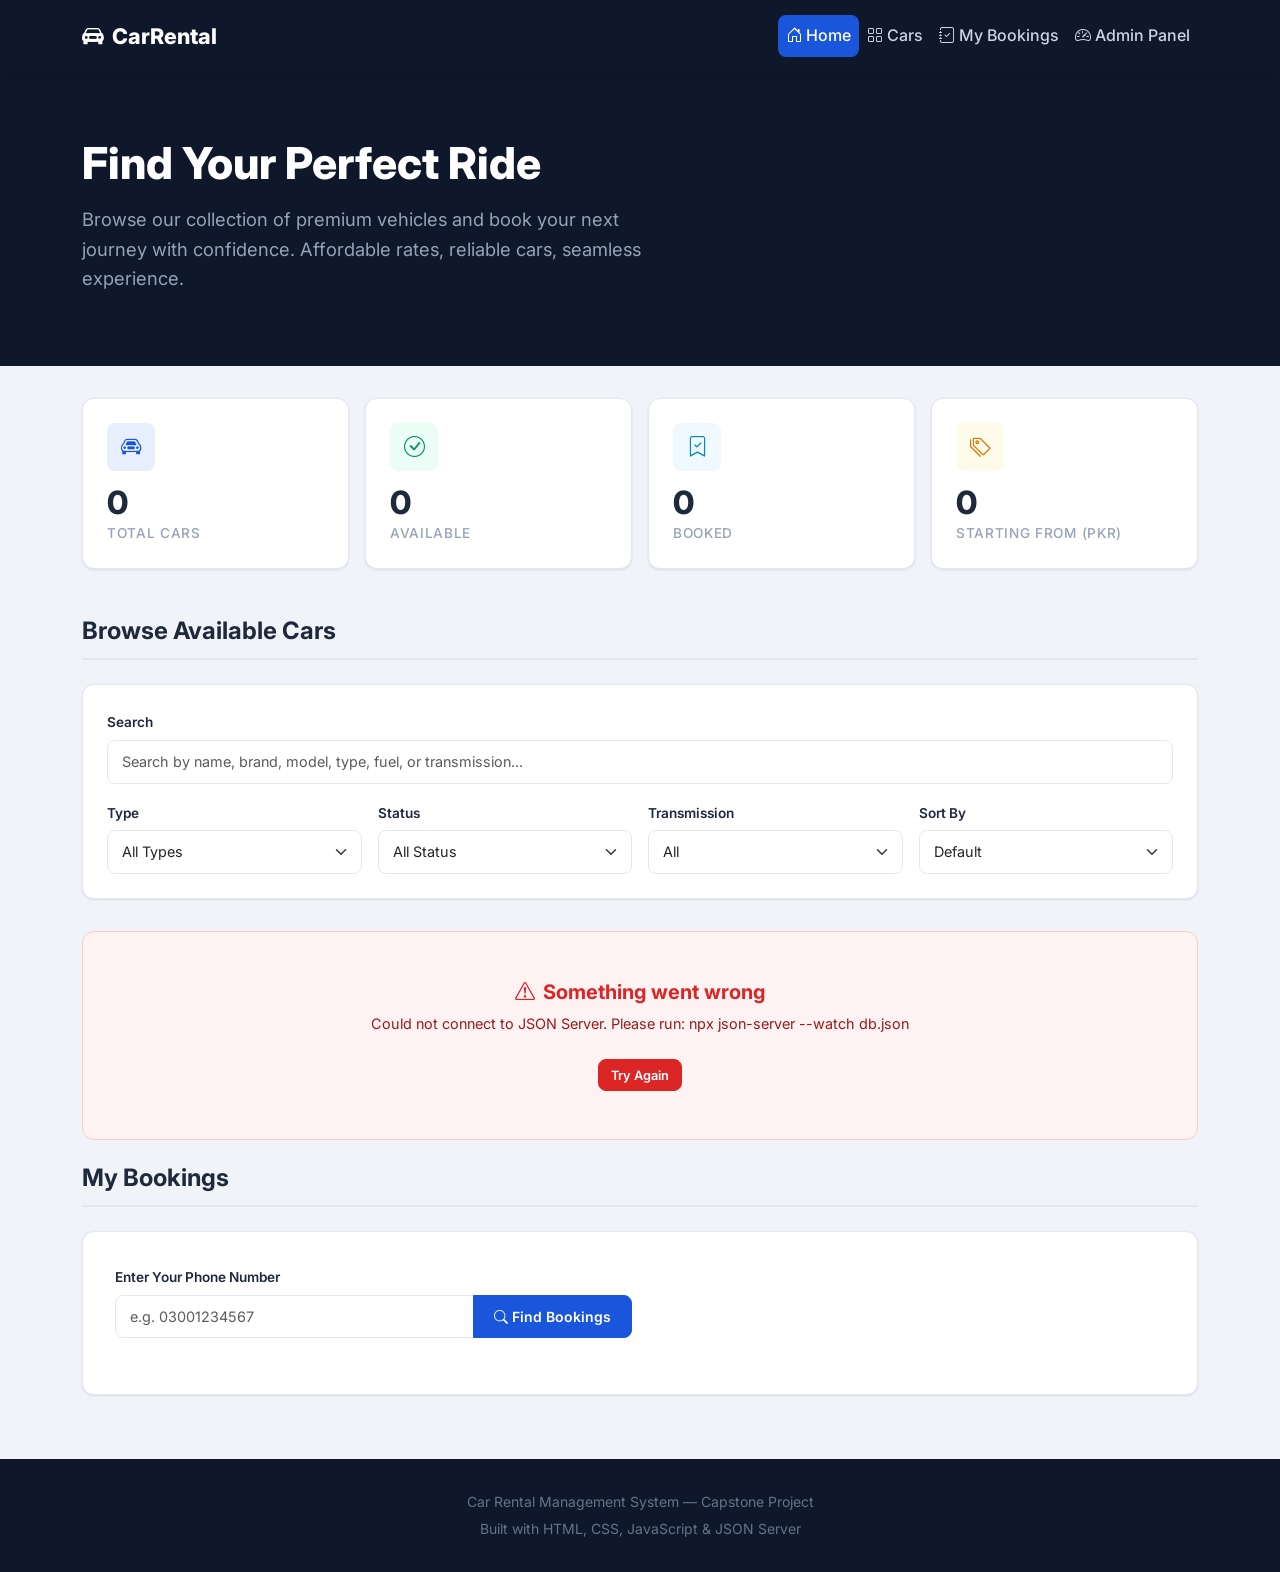
<file: index.html>
<!DOCTYPE html>
<html lang="en">
<head>
  <meta charset="UTF-8">
  <meta name="viewport" content="width=device-width, initial-scale=1.0">
  <meta name="description" content="Car Rental Management System - Browse and book cars online with ease.">
  <title>Car Rental Management System</title>
  
  <link rel="preconnect" href="https://fonts.googleapis.com">
  <link rel="preconnect" href="https://fonts.gstatic.com" crossorigin>
  <link href="https://fonts.googleapis.com/css2?family=Inter:wght@400;500;600;700;800&display=swap" rel="stylesheet">
  
  <link href="https://cdn.jsdelivr.net/npm/bootstrap@5.3.3/dist/css/bootstrap.min.css" rel="stylesheet">
  
  <link href="https://cdn.jsdelivr.net/npm/bootstrap-icons@1.11.3/font/bootstrap-icons.min.css" rel="stylesheet">
  
  <link rel="stylesheet" href="style.css">
</head>
<body>

  
  <div id="alertContainer" class="alert-container"></div>

  
  <nav class="navbar navbar-expand-lg navbar-custom sticky-top">
    <div class="container">
      <a class="navbar-brand" href="index.html">
        <i class="bi bi-car-front-fill me-2"></i>CarRental
      </a>
      <button class="navbar-toggler border-0" type="button" data-bs-toggle="collapse" data-bs-target="#navbarNav">
        <span class="navbar-toggler-icon"></span>
      </button>
      <div class="collapse navbar-collapse" id="navbarNav">
        <ul class="navbar-nav ms-auto">
          <li class="nav-item">
            <a class="nav-link active" href="index.html">
              <i class="bi bi-house-door me-1"></i>Home
            </a>
          </li>
          <li class="nav-item">
            <a class="nav-link" href="#carsSection">
              <i class="bi bi-grid me-1"></i>Cars
            </a>
          </li>
          <li class="nav-item">
            <a class="nav-link" href="#myBookingsSection">
              <i class="bi bi-journal-check me-1"></i>My Bookings
            </a>
          </li>
          <li class="nav-item">
            <a class="nav-link" href="admin.html">
              <i class="bi bi-speedometer2 me-1"></i>Admin Panel
            </a>
          </li>
        </ul>
      </div>
    </div>
  </nav>

  
  <section class="hero-section">
    <div class="container">
      <h1>Find Your Perfect Ride</h1>
      <p>Browse our collection of premium vehicles and book your next journey with confidence. Affordable rates, reliable cars, seamless experience.</p>
    </div>
  </section>

  
  <section class="container section-spacing">
    <div class="row g-3" id="customerStatsRow">
      <div class="col-6 col-md-3">
        <div class="stat-card">
          <div class="stat-icon primary"><i class="bi bi-car-front"></i></div>
          <div class="stat-value" id="statTotalCars">0</div>
          <div class="stat-label">Total Cars</div>
        </div>
      </div>
      <div class="col-6 col-md-3">
        <div class="stat-card">
          <div class="stat-icon success"><i class="bi bi-check-circle"></i></div>
          <div class="stat-value" id="statAvailable">0</div>
          <div class="stat-label">Available</div>
        </div>
      </div>
      <div class="col-6 col-md-3">
        <div class="stat-card">
          <div class="stat-icon info"><i class="bi bi-bookmark-check"></i></div>
          <div class="stat-value" id="statBooked">0</div>
          <div class="stat-label">Booked</div>
        </div>
      </div>
      <div class="col-6 col-md-3">
        <div class="stat-card">
          <div class="stat-icon warning"><i class="bi bi-tags"></i></div>
          <div class="stat-value" id="statMinPrice">0</div>
          <div class="stat-label">Starting From (PKR)</div>
        </div>
      </div>
    </div>
  </section>

  
  <section class="container section-spacing" id="carsSection">
    <h2 class="section-title">Browse Available Cars</h2>
    <div class="filter-section">
      <div class="row g-3">
        <div class="col-md-12">
          <label for="searchInput" class="form-label">Search</label>
          <input type="text" class="form-control" id="searchInput" placeholder="Search by name, brand, model, type, fuel, or transmission...">
        </div>
        <div class="col-6 col-md">
          <label for="filterType" class="form-label">Type</label>
          <select class="form-select" id="filterType">
            <option value="">All Types</option>
            <option value="Sedan">Sedan</option>
            <option value="Hatchback">Hatchback</option>
            <option value="SUV">SUV</option>
          </select>
        </div>
        <div class="col-6 col-md">
          <label for="filterStatus" class="form-label">Status</label>
          <select class="form-select" id="filterStatus">
            <option value="">All Status</option>
            <option value="Available">Available</option>
            <option value="Booked">Booked</option>
            <option value="Maintenance">Maintenance</option>
          </select>
        </div>
        <div class="col-6 col-md">
          <label for="filterTransmission" class="form-label">Transmission</label>
          <select class="form-select" id="filterTransmission">
            <option value="">All</option>
            <option value="Automatic">Automatic</option>
            <option value="Manual">Manual</option>
          </select>
        </div>
        <div class="col-6 col-md">
          <label for="sortBy" class="form-label">Sort By</label>
          <select class="form-select" id="sortBy">
            <option value="">Default</option>
            <option value="price-asc">Price: Low to High</option>
            <option value="price-desc">Price: High to Low</option>
            <option value="year-desc">Year: Newest</option>
            <option value="year-asc">Year: Oldest</option>
            <option value="seats-desc">Seats: Most</option>
          </select>
        </div>
      </div>
    </div>

    
    <div id="carsLoading" class="loading-container" style="display: none;">
      <div class="loading-spinner"></div>
      <p>Loading cars...</p>
    </div>

    
    <div id="carsError" class="error-state" style="display: none;">
      <h5><i class="bi bi-exclamation-triangle me-2"></i>Something went wrong</h5>
      <p id="carsErrorMessage">Could not load cars. Please make sure JSON Server is running.</p>
      <button class="btn btn-danger btn-sm mt-2" onclick="fetchCars()">Try Again</button>
    </div>

    
    <div id="carsEmpty" class="empty-state" style="display: none;">
      <div class="empty-icon"><i class="bi bi-car-front"></i></div>
      <h5>No Cars Found</h5>
      <p>No cars match your current search or filter criteria. Try adjusting your filters.</p>
    </div>

    
    <div class="row g-4" id="carsGrid"></div>
  </section>

  
  <div class="modal fade" id="bookingModal" tabindex="-1" aria-labelledby="bookingModalLabel" aria-hidden="true">
    <div class="modal-dialog modal-dialog-centered">
      <div class="modal-content">
        <div class="modal-header">
          <h5 class="modal-title" id="bookingModalLabel">Book Car</h5>
          <button type="button" class="btn-close" data-bs-dismiss="modal" aria-label="Close"></button>
        </div>
        <div class="modal-body">
          <div class="mb-3 p-3 rounded" style="background: #f8fafc;">
            <strong id="bookingCarName">Car Name</strong>
            <div class="text-muted small" id="bookingCarDetails">Details</div>
          </div>
          <input type="hidden" id="bookingCarId">
          <input type="hidden" id="bookingPricePerDay">
          <div class="mb-3">
            <label for="customerName" class="form-label">Full Name</label>
            <input type="text" class="form-control" id="customerName" placeholder="Enter your full name" required>
            <div class="invalid-feedback" id="nameError"></div>
          </div>
          <div class="mb-3">
            <label for="customerPhone" class="form-label">Phone Number</label>
            <input type="text" class="form-control" id="customerPhone" placeholder="e.g. 03001234567" required>
            <div class="invalid-feedback" id="phoneError"></div>
          </div>
          <div class="row g-3 mb-3">
            <div class="col-6">
              <label for="pickupDate" class="form-label">Pickup Date</label>
              <input type="date" class="form-control" id="pickupDate" required>
              <div class="invalid-feedback" id="pickupError"></div>
            </div>
            <div class="col-6">
              <label for="returnDate" class="form-label">Return Date</label>
              <input type="date" class="form-control" id="returnDate" required>
              <div class="invalid-feedback" id="returnError"></div>
            </div>
          </div>
          <div class="p-3 rounded" style="background: var(--primary-light);">
            <div class="d-flex justify-content-between mb-1">
              <span class="text-muted">Duration:</span>
              <strong id="bookingDays">0 days</strong>
            </div>
            <div class="d-flex justify-content-between">
              <span class="text-muted">Total Price:</span>
              <strong class="text-primary" id="bookingTotal">PKR 0</strong>
            </div>
          </div>
        </div>
        <div class="modal-footer">
          <button type="button" class="btn btn-secondary" data-bs-dismiss="modal">Cancel</button>
          <button type="button" class="btn btn-primary" id="confirmBookingBtn" onclick="createBooking()">
            <i class="bi bi-check-lg me-1"></i>Confirm Booking
          </button>
        </div>
      </div>
    </div>
  </div>

  
  <section class="container section-spacing" id="myBookingsSection">
    <h2 class="section-title">My Bookings</h2>
    <div class="my-bookings-section">
      <div class="row g-3 mb-4">
        <div class="col-md-6">
          <label for="lookupPhone" class="form-label">Enter Your Phone Number</label>
          <div class="input-group">
            <input type="text" class="form-control" id="lookupPhone" placeholder="e.g. 03001234567">
            <button class="btn btn-primary" type="button" id="lookupBtn" onclick="fetchCustomerBookings()">
              <i class="bi bi-search me-1"></i>Find Bookings
            </button>
          </div>
        </div>
      </div>

      
      <div id="bookingsLoading" class="loading-container" style="display: none;">
        <div class="loading-spinner"></div>
        <p>Looking up your bookings...</p>
      </div>

      
      <div id="bookingsEmpty" class="empty-state" style="display: none;">
        <div class="empty-icon"><i class="bi bi-journal-x"></i></div>
        <h5>No Bookings Found</h5>
        <p>No bookings found for this phone number.</p>
      </div>

      
      <div id="bookingsList"></div>
    </div>
  </section>

  
  <footer class="footer">
    <div class="container">
      <p class="mb-1">Car Rental Management System &mdash; Capstone Project</p>
      <p class="mb-0">Built with HTML, CSS, JavaScript & JSON Server</p>
    </div>
  </footer>

  
  <script src="https://cdn.jsdelivr.net/npm/bootstrap@5.3.3/dist/js/bootstrap.bundle.min.js"></script>
  
  <script src="app.js"></script>
</body>
</html>
</file>
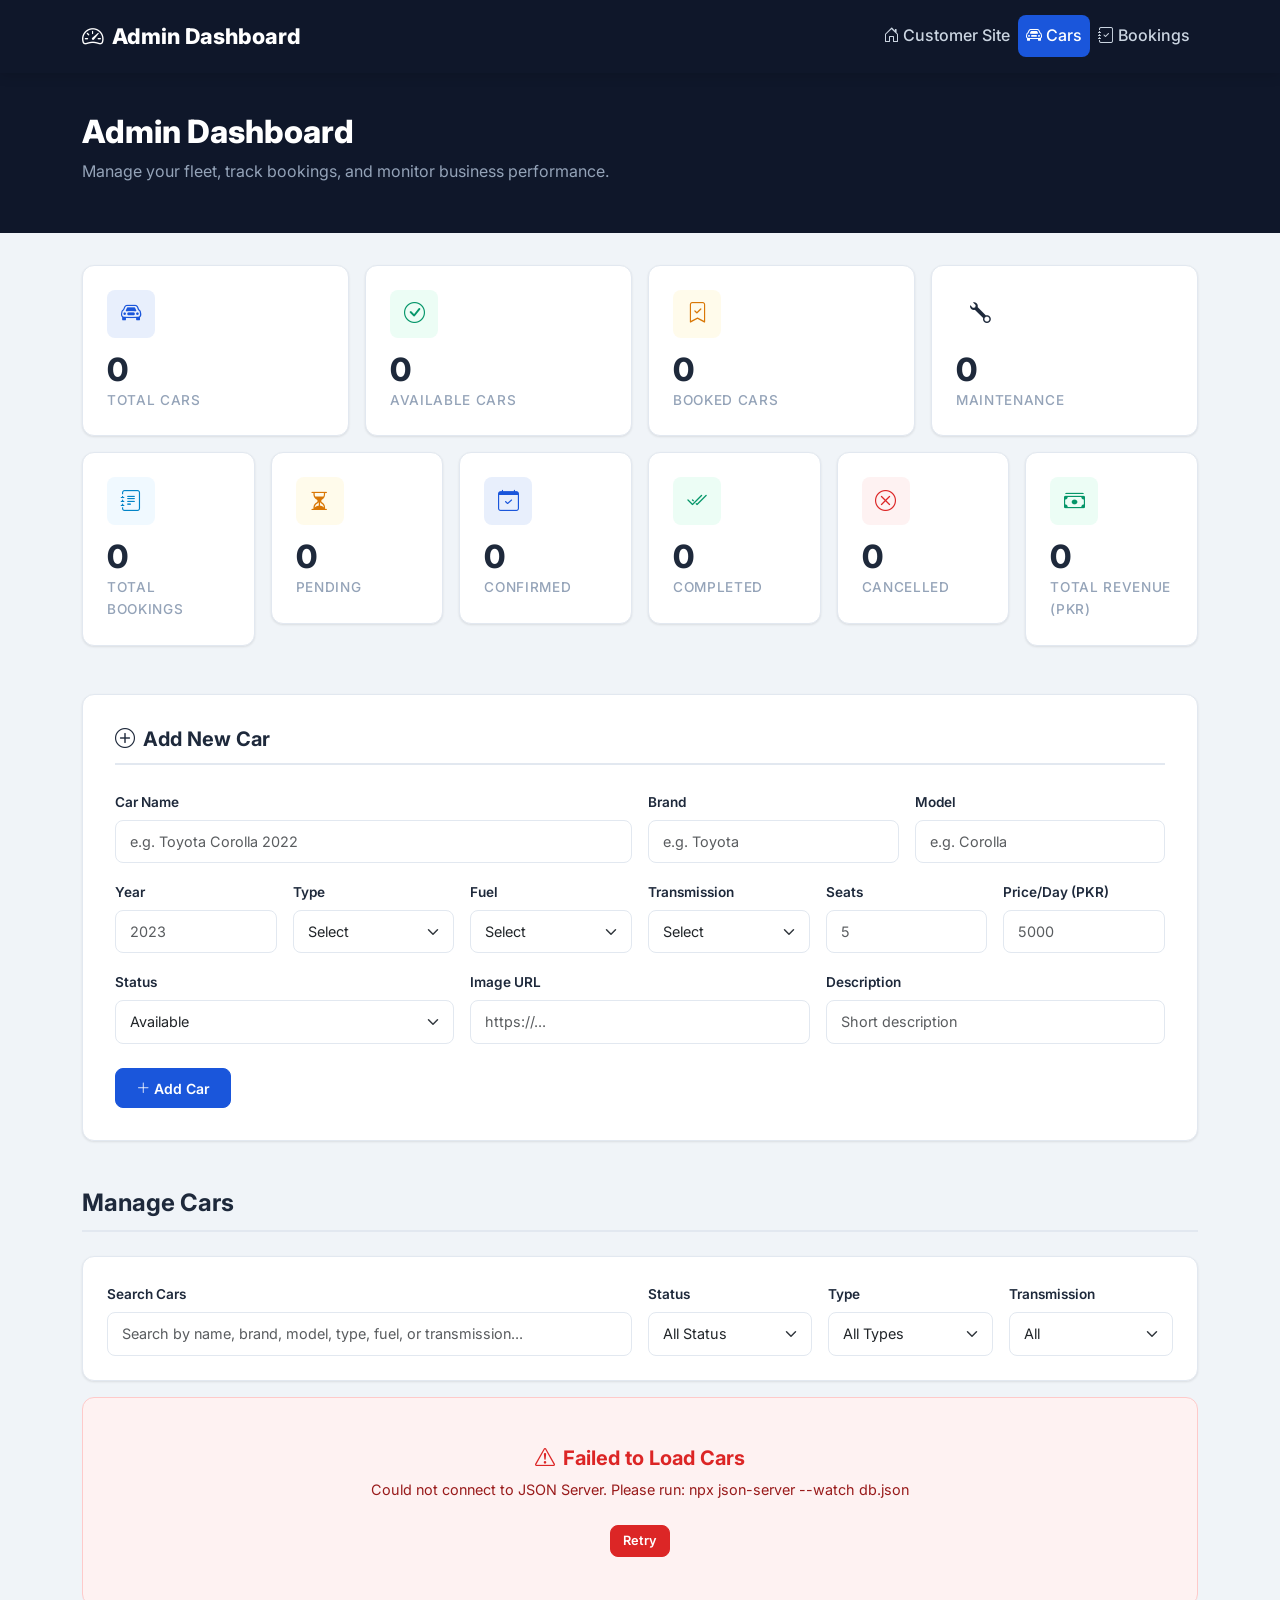
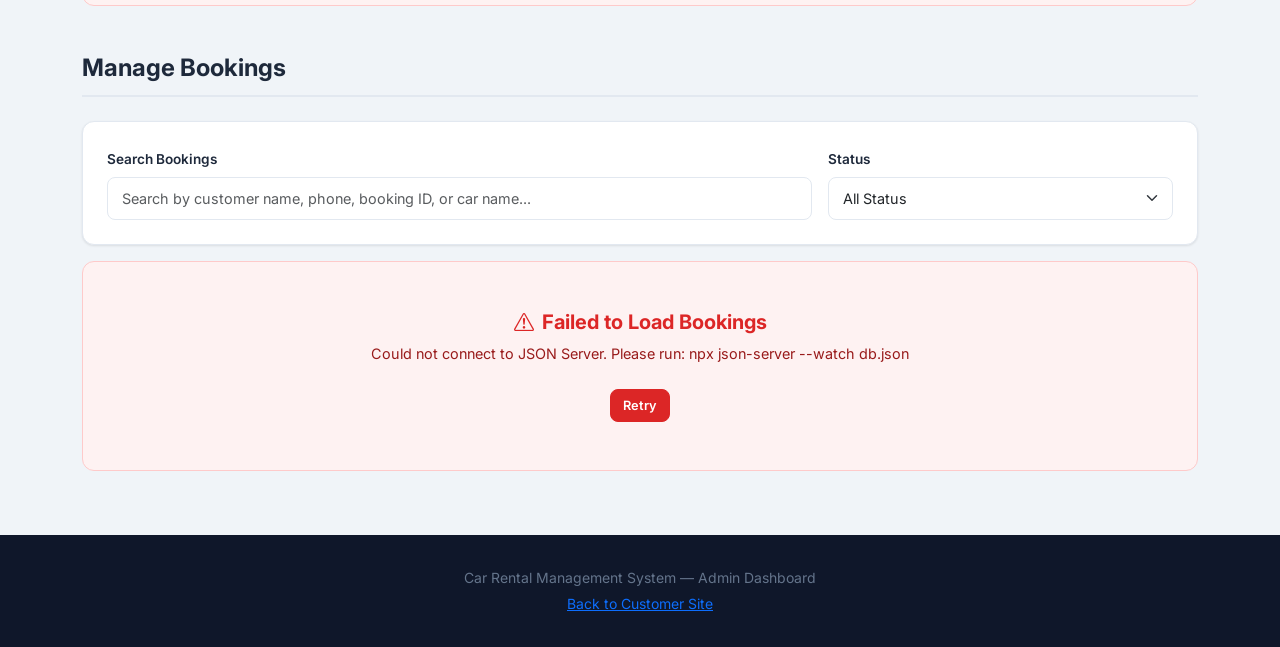
<file: admin.html>
<!DOCTYPE html>
<html lang="en">
<head>
  <meta charset="UTF-8">
  <meta name="viewport" content="width=device-width, initial-scale=1.0">
  <meta name="description" content="Car Rental Admin Dashboard - Manage cars and bookings.">
  <title>Admin Dashboard - Car Rental Management</title>
  <link rel="preconnect" href="https://fonts.googleapis.com">
  <link rel="preconnect" href="https://fonts.gstatic.com" crossorigin>
  <link href="https://fonts.googleapis.com/css2?family=Inter:wght@400;500;600;700;800&display=swap" rel="stylesheet">
  <link href="https://cdn.jsdelivr.net/npm/bootstrap@5.3.3/dist/css/bootstrap.min.css" rel="stylesheet">
  <link href="https://cdn.jsdelivr.net/npm/bootstrap-icons@1.11.3/font/bootstrap-icons.min.css" rel="stylesheet">
  <link rel="stylesheet" href="style.css">
</head>
<body>

  
  <div id="alertContainer" class="alert-container"></div>

  
  <nav class="navbar navbar-expand-lg navbar-custom sticky-top">
    <div class="container">
      <a class="navbar-brand" href="admin.html">
        <i class="bi bi-speedometer2 me-2"></i>Admin Dashboard
      </a>
      <button class="navbar-toggler border-0" type="button" data-bs-toggle="collapse" data-bs-target="#adminNav">
        <span class="navbar-toggler-icon"></span>
      </button>
      <div class="collapse navbar-collapse" id="adminNav">
        <ul class="navbar-nav ms-auto">
          <li class="nav-item">
            <a class="nav-link" href="index.html">
              <i class="bi bi-house-door me-1"></i>Customer Site
            </a>
          </li>
          <li class="nav-item">
            <a class="nav-link active" href="#adminCarsSection">
              <i class="bi bi-car-front me-1"></i>Cars
            </a>
          </li>
          <li class="nav-item">
            <a class="nav-link" href="#adminBookingsSection">
              <i class="bi bi-journal-check me-1"></i>Bookings
            </a>
          </li>
        </ul>
      </div>
    </div>
  </nav>

  
  <section class="admin-header">
    <div class="container">
      <h1>Admin Dashboard</h1>
      <p>Manage your fleet, track bookings, and monitor business performance.</p>
    </div>
  </section>

  
  <section class="container section-spacing">
    <div class="row g-3" id="adminStatsRow">
      
      <div class="col-6 col-lg-3 col-md-4">
        <div class="stat-card">
          <div class="stat-icon primary"><i class="bi bi-car-front"></i></div>
          <div class="stat-value" id="adminStatTotalCars">0</div>
          <div class="stat-label">Total Cars</div>
        </div>
      </div>
      <div class="col-6 col-lg-3 col-md-4">
        <div class="stat-card">
          <div class="stat-icon success"><i class="bi bi-check-circle"></i></div>
          <div class="stat-value" id="adminStatAvailable">0</div>
          <div class="stat-label">Available Cars</div>
        </div>
      </div>
      <div class="col-6 col-lg-3 col-md-4">
        <div class="stat-card">
          <div class="stat-icon warning"><i class="bi bi-bookmark-check"></i></div>
          <div class="stat-value" id="adminStatBooked">0</div>
          <div class="stat-label">Booked Cars</div>
        </div>
      </div>
      <div class="col-6 col-lg-3 col-md-4">
        <div class="stat-card">
          <div class="stat-icon secondary"><i class="bi bi-wrench"></i></div>
          <div class="stat-value" id="adminStatMaintenance">0</div>
          <div class="stat-label">Maintenance</div>
        </div>
      </div>
      
      <div class="col-6 col-lg-2 col-md-4">
        <div class="stat-card">
          <div class="stat-icon info"><i class="bi bi-journal-text"></i></div>
          <div class="stat-value" id="adminStatBookings">0</div>
          <div class="stat-label">Total Bookings</div>
        </div>
      </div>
      <div class="col-6 col-lg-2 col-md-4">
        <div class="stat-card">
          <div class="stat-icon warning"><i class="bi bi-hourglass-split"></i></div>
          <div class="stat-value" id="adminStatPending">0</div>
          <div class="stat-label">Pending</div>
        </div>
      </div>
      <div class="col-6 col-lg-2 col-md-4">
        <div class="stat-card">
          <div class="stat-icon primary"><i class="bi bi-calendar-check"></i></div>
          <div class="stat-value" id="adminStatConfirmed">0</div>
          <div class="stat-label">Confirmed</div>
        </div>
      </div>
      <div class="col-6 col-lg-2 col-md-4">
        <div class="stat-card">
          <div class="stat-icon success"><i class="bi bi-check2-all"></i></div>
          <div class="stat-value" id="adminStatCompleted">0</div>
          <div class="stat-label">Completed</div>
        </div>
      </div>
      <div class="col-6 col-lg-2 col-md-4">
        <div class="stat-card">
          <div class="stat-icon danger"><i class="bi bi-x-circle"></i></div>
          <div class="stat-value" id="adminStatCancelled">0</div>
          <div class="stat-label">Cancelled</div>
        </div>
      </div>
      <div class="col-6 col-lg-2 col-md-4">
        <div class="stat-card">
          <div class="stat-icon success"><i class="bi bi-cash-stack"></i></div>
          <div class="stat-value" id="adminStatRevenue">0</div>
          <div class="stat-label">Total Revenue (PKR)</div>
        </div>
      </div>
    </div>
  </section>

  
  <section class="container section-spacing" id="carFormSection">
    <div class="form-card">
      <h3 class="form-card-title" id="carFormTitle">
        <i class="bi bi-plus-circle me-2"></i>Add New Car
      </h3>
      <form id="carForm" novalidate>
        <input type="hidden" id="carEditId">
        <div class="row g-3">
          <div class="col-md-6">
            <label for="carName" class="form-label">Car Name</label>
            <input type="text" class="form-control" id="carName" placeholder="e.g. Toyota Corolla 2022" required>
            <div class="invalid-feedback">Car name is required (min 3 characters).</div>
          </div>
          <div class="col-md-3">
            <label for="carBrand" class="form-label">Brand</label>
            <input type="text" class="form-control" id="carBrand" placeholder="e.g. Toyota" required>
            <div class="invalid-feedback">Brand is required.</div>
          </div>
          <div class="col-md-3">
            <label for="carModel" class="form-label">Model</label>
            <input type="text" class="form-control" id="carModel" placeholder="e.g. Corolla" required>
            <div class="invalid-feedback">Model is required.</div>
          </div>
          <div class="col-md-2">
            <label for="carYear" class="form-label">Year</label>
            <input type="number" class="form-control" id="carYear" placeholder="2023" required>
            <div class="invalid-feedback">Valid year required.</div>
          </div>
          <div class="col-md-2">
            <label for="carType" class="form-label">Type</label>
            <select class="form-select" id="carType" required>
              <option value="">Select</option>
              <option value="Sedan">Sedan</option>
              <option value="Hatchback">Hatchback</option>
              <option value="SUV">SUV</option>
            </select>
            <div class="invalid-feedback">Type is required.</div>
          </div>
          <div class="col-md-2">
            <label for="carFuel" class="form-label">Fuel</label>
            <select class="form-select" id="carFuel" required>
              <option value="">Select</option>
              <option value="Petrol">Petrol</option>
              <option value="Diesel">Diesel</option>
              <option value="Hybrid">Hybrid</option>
              <option value="Electric">Electric</option>
            </select>
            <div class="invalid-feedback">Fuel type is required.</div>
          </div>
          <div class="col-md-2">
            <label for="carTransmission" class="form-label">Transmission</label>
            <select class="form-select" id="carTransmission" required>
              <option value="">Select</option>
              <option value="Automatic">Automatic</option>
              <option value="Manual">Manual</option>
            </select>
            <div class="invalid-feedback">Transmission is required.</div>
          </div>
          <div class="col-md-2">
            <label for="carSeats" class="form-label">Seats</label>
            <input type="number" class="form-control" id="carSeats" placeholder="5" min="1" required>
            <div class="invalid-feedback">Seats must be > 0.</div>
          </div>
          <div class="col-md-2">
            <label for="carPrice" class="form-label">Price/Day (PKR)</label>
            <input type="number" class="form-control" id="carPrice" placeholder="5000" min="1" required>
            <div class="invalid-feedback">Price is required.</div>
          </div>
          <div class="col-md-4">
            <label for="carStatus" class="form-label">Status</label>
            <select class="form-select" id="carStatus" required>
              <option value="Available">Available</option>
              <option value="Booked">Booked</option>
              <option value="Maintenance">Maintenance</option>
            </select>
          </div>
          <div class="col-md-4">
            <label for="carImage" class="form-label">Image URL</label>
            <input type="url" class="form-control" id="carImage" placeholder="https://..." required>
            <div class="invalid-feedback">Image URL is required.</div>
          </div>
          <div class="col-md-4">
            <label for="carDescription" class="form-label">Description</label>
            <input type="text" class="form-control" id="carDescription" placeholder="Short description" required>
            <div class="invalid-feedback">Description required (min 10 characters).</div>
          </div>
        </div>
        <div class="mt-4 d-flex gap-2">
          <button type="submit" class="btn btn-primary" id="carFormSubmitBtn">
            <i class="bi bi-plus-lg me-1"></i>Add Car
          </button>
          <button type="button" class="btn btn-secondary" id="carFormCancelBtn" style="display:none;" onclick="resetCarForm()">
            Cancel Edit
          </button>
        </div>
      </form>
    </div>
  </section>

  
  <section class="container section-spacing" id="adminCarsSection">
    <h2 class="section-title">Manage Cars</h2>

    
    <div class="filter-section mb-3">
      <div class="row g-3">
        <div class="col-md-6">
          <label for="adminCarSearch" class="form-label">Search Cars</label>
          <input type="text" class="form-control" id="adminCarSearch" placeholder="Search by name, brand, model, type, fuel, or transmission...">
        </div>
        <div class="col-md-2">
          <label for="adminCarFilterStatus" class="form-label">Status</label>
          <select class="form-select" id="adminCarFilterStatus">
            <option value="">All Status</option>
            <option value="Available">Available</option>
            <option value="Booked">Booked</option>
            <option value="Maintenance">Maintenance</option>
          </select>
        </div>
        <div class="col-md-2">
          <label for="adminCarFilterType" class="form-label">Type</label>
          <select class="form-select" id="adminCarFilterType">
            <option value="">All Types</option>
            <option value="Sedan">Sedan</option>
            <option value="SUV">SUV</option>
            <option value="Hatchback">Hatchback</option>
          </select>
        </div>
        <div class="col-md-2">
          <label for="adminCarFilterTransmission" class="form-label">Transmission</label>
          <select class="form-select" id="adminCarFilterTransmission">
            <option value="">All</option>
            <option value="Automatic">Automatic</option>
            <option value="Manual">Manual</option>
          </select>
        </div>
      </div>
    </div>

    
    <div id="adminCarsLoading" class="loading-container" style="display: none;">
      <div class="loading-spinner"></div>
      <p>Loading cars...</p>
    </div>

    
    <div id="adminCarsError" class="error-state" style="display: none;">
      <h5><i class="bi bi-exclamation-triangle me-2"></i>Failed to Load Cars</h5>
      <p id="adminCarsErrorMsg">Make sure JSON Server is running on port 3000.</p>
      <button class="btn btn-danger btn-sm mt-2" onclick="fetchCars()">Retry</button>
    </div>

    
    <div id="adminCarsEmpty" class="empty-state" style="display: none;">
      <div class="empty-icon"><i class="bi bi-car-front"></i></div>
      <h5>No Cars Found</h5>
      <p>No cars match your search or you haven't added any cars yet.</p>
    </div>

    
    <div class="table-section" id="adminCarsTable" style="display: none;">
      <div class="table-responsive">
        <table class="table align-middle">
          <thead>
            <tr>
              <th>Image</th>
              <th>Name</th>
              <th>Brand/Model</th>
              <th>Year</th>
              <th>Type</th>
              <th>Fuel</th>
              <th>Transmission</th>
              <th>Seats</th>
              <th>Price/Day</th>
              <th>Status</th>
              <th>Actions</th>
            </tr>
          </thead>
          <tbody id="carsTableBody"></tbody>
        </table>
      </div>
    </div>
  </section>

  
  <section class="container section-spacing" id="adminBookingsSection">
    <h2 class="section-title">Manage Bookings</h2>

    
    <div class="filter-section mb-3">
      <div class="row g-3">
        <div class="col-md-8">
          <label for="adminBookingSearch" class="form-label">Search Bookings</label>
          <input type="text" class="form-control" id="adminBookingSearch" placeholder="Search by customer name, phone, booking ID, or car name...">
        </div>
        <div class="col-md-4">
          <label for="adminBookingFilterStatus" class="form-label">Status</label>
          <select class="form-select" id="adminBookingFilterStatus">
            <option value="">All Status</option>
            <option value="Pending">Pending</option>
            <option value="Confirmed">Confirmed</option>
            <option value="Completed">Completed</option>
            <option value="Cancelled">Cancelled</option>
          </select>
        </div>
      </div>
    </div>

    
    <div id="adminBookingsLoading" class="loading-container" style="display: none;">
      <div class="loading-spinner"></div>
      <p>Loading bookings...</p>
    </div>

    
    <div id="adminBookingsError" class="error-state" style="display: none;">
      <h5><i class="bi bi-exclamation-triangle me-2"></i>Failed to Load Bookings</h5>
      <p id="adminBookingsErrorMsg">Make sure JSON Server is running on port 3000.</p>
      <button class="btn btn-danger btn-sm mt-2" onclick="fetchBookings()">Retry</button>
    </div>

    
    <div id="adminBookingsEmpty" class="empty-state" style="display: none;">
      <div class="empty-icon"><i class="bi bi-journal-x"></i></div>
      <h5>No Bookings Found</h5>
      <p>No bookings match your search or no one has booked a car yet.</p>
    </div>

    
    <div class="table-section" id="adminBookingsTable" style="display: none;">
      <div class="table-responsive">
        <table class="table align-middle">
          <thead>
            <tr>
              <th>ID</th>
              <th>Customer</th>
              <th>Phone</th>
              <th>Car</th>
              <th>Pickup</th>
              <th>Return</th>
              <th>Days</th>
              <th>Total (PKR)</th>
              <th>Status</th>
              <th>Actions</th>
            </tr>
          </thead>
          <tbody id="bookingsTableBody"></tbody>
        </table>
      </div>
    </div>
  </section>

  
  <div class="modal fade" id="deleteModal" tabindex="-1" aria-labelledby="deleteModalLabel" aria-hidden="true">
    <div class="modal-dialog modal-dialog-centered modal-sm">
      <div class="modal-content">
        <div class="modal-header">
          <h5 class="modal-title" id="deleteModalLabel">Confirm Delete</h5>
          <button type="button" class="btn-close" data-bs-dismiss="modal" aria-label="Close"></button>
        </div>
        <div class="modal-body">
          <p id="deleteModalMessage">Are you sure you want to delete this item? This action cannot be undone.</p>
        </div>
        <div class="modal-footer">
          <button type="button" class="btn btn-secondary btn-sm" data-bs-dismiss="modal">Cancel</button>
          <button type="button" class="btn btn-danger btn-sm" id="confirmDeleteBtn">
            <i class="bi bi-trash me-1"></i>Delete
          </button>
        </div>
      </div>
    </div>
  </div>

  
  <footer class="footer">
    <div class="container">
      <p class="mb-1">Car Rental Management System &mdash; Admin Dashboard</p>
      <p class="mb-0"><a href="index.html">Back to Customer Site</a></p>
    </div>
  </footer>

  <script src="https://cdn.jsdelivr.net/npm/bootstrap@5.3.3/dist/js/bootstrap.bundle.min.js"></script>
  <script src="admin.js"></script>
</body>
</html>
</file>
<file: style.css>
:root {
  --primary: #1a56db;
  --primary-dark: #1444b0;
  --primary-light: #e8effc;
  --secondary: #6c757d;
  --success: #059669;
  --success-light: #ecfdf5;
  --danger: #dc2626;
  --danger-light: #fef2f2;
  --warning: #d97706;
  --warning-light: #fffbeb;
  --info: #0284c7;
  --info-light: #f0f9ff;
  --bg-body: #f0f4f8;
  --bg-card: #ffffff;
  --bg-navbar: #0f172a;
  --text-primary: #1e293b;
  --text-secondary: #64748b;
  --text-muted: #94a3b8;
  --border-color: #e2e8f0;
  --border-radius: 12px;
  --border-radius-sm: 8px;
  --border-radius-lg: 16px;
  --shadow-sm: 0 1px 3px rgba(0,0,0,0.06), 0 1px 2px rgba(0,0,0,0.04);
  --shadow-md: 0 4px 12px rgba(0,0,0,0.07), 0 2px 4px rgba(0,0,0,0.04);
  --shadow-lg: 0 10px 30px rgba(0,0,0,0.1), 0 4px 8px rgba(0,0,0,0.05);
  --transition: all 0.25s ease;
  --font-family: 'Inter', -apple-system, BlinkMacSystemFont, 'Segoe UI', Roboto, sans-serif;
}

body {
  font-family: var(--font-family);
  background-color: var(--bg-body);
  color: var(--text-primary);
  line-height: 1.6;
}

h1, h2, h3, h4, h5, h6 {
  font-weight: 700;
  color: var(--text-primary);
}

p { color: var(--text-secondary); }


.navbar-custom {
  background-color: var(--bg-navbar);
  padding: 0.875rem 0;
  box-shadow: 0 2px 12px rgba(0,0,0,0.15);
}
.navbar-custom .navbar-brand {
  font-weight: 800;
  font-size: 1.35rem;
  color: #fff;
}
.navbar-custom .navbar-brand:hover { color: #e2e8f0; }
.navbar-custom .nav-link {
  color: #cbd5e1;
  font-weight: 500;
  padding: 0.5rem 1rem;
  border-radius: var(--border-radius-sm);
  transition: var(--transition);
}
.navbar-custom .nav-link:hover {
  color: #fff;
  background-color: rgba(255,255,255,0.08);
}
.navbar-custom .nav-link.active {
  color: #fff;
  background-color: var(--primary);
}


.hero-section {
  background-color: var(--bg-navbar);
  color: #fff;
  padding: 4rem 0 3.5rem;
  margin-bottom: 2rem;
}
.hero-section h1 {
  color: #fff;
  font-size: 2.75rem;
  font-weight: 800;
  margin-bottom: 1rem;
}
.hero-section p {
  color: #94a3b8;
  font-size: 1.15rem;
  max-width: 600px;
}


.section-title {
  font-size: 1.5rem;
  font-weight: 700;
  margin-bottom: 1.5rem;
  padding-bottom: 0.75rem;
  border-bottom: 2px solid var(--border-color);
}


.stat-card {
  background: var(--bg-card);
  border: 1px solid var(--border-color);
  border-radius: var(--border-radius);
  padding: 1.5rem;
  box-shadow: var(--shadow-sm);
  transition: var(--transition);
}
.stat-card:hover {
  transform: translateY(-2px);
  box-shadow: var(--shadow-md);
}
.stat-card .stat-icon {
  width: 48px; height: 48px;
  border-radius: var(--border-radius-sm);
  display: flex; align-items: center; justify-content: center;
  font-size: 1.3rem;
  margin-bottom: 1rem;
}
.stat-card .stat-icon.primary { background: var(--primary-light); color: var(--primary); }
.stat-card .stat-icon.success { background: var(--success-light); color: var(--success); }
.stat-card .stat-icon.warning { background: var(--warning-light); color: var(--warning); }
.stat-card .stat-icon.danger { background: var(--danger-light); color: var(--danger); }
.stat-card .stat-icon.info { background: var(--info-light); color: var(--info); }
.stat-card .stat-value {
  font-size: 2rem; font-weight: 800;
  color: var(--text-primary);
  line-height: 1; margin-bottom: 0.25rem;
}
.stat-card .stat-label {
  font-size: 0.85rem; font-weight: 500;
  color: var(--text-muted);
  text-transform: uppercase;
  letter-spacing: 0.05em;
}


.car-card {
  background: var(--bg-card);
  border: 1px solid var(--border-color);
  border-radius: var(--border-radius);
  overflow: hidden;
  box-shadow: var(--shadow-sm);
  transition: var(--transition);
  height: 100%;
  display: flex; flex-direction: column;
}
.car-card:hover {
  transform: translateY(-4px);
  box-shadow: var(--shadow-lg);
}
.car-card .car-image {
  width: 100%; height: 200px;
  object-fit: cover;
  background-color: #f1f5f9;
}
.car-card .car-body {
  padding: 1.25rem; flex: 1;
  display: flex; flex-direction: column;
}
.car-card .car-name {
  font-size: 1.1rem; font-weight: 700;
  margin-bottom: 0.5rem;
}
.car-card .car-description {
  font-size: 0.875rem;
  color: var(--text-secondary);
  margin-bottom: 0.75rem; flex: 1;
}
.car-card .car-meta {
  display: flex; flex-wrap: wrap;
  gap: 0.5rem; margin-bottom: 1rem;
}
.car-card .car-meta span {
  font-size: 0.75rem; font-weight: 500;
  padding: 0.25rem 0.625rem;
  border-radius: 20px;
  background: #f1f5f9;
  color: var(--text-secondary);
}
.car-card .car-footer {
  display: flex; align-items: center;
  justify-content: space-between;
  padding-top: 1rem;
  border-top: 1px solid var(--border-color);
}
.car-card .car-price {
  font-size: 1.25rem; font-weight: 800;
  color: var(--primary);
}
.car-card .car-price small {
  font-size: 0.75rem; font-weight: 500;
  color: var(--text-muted);
}


.status-badge {
  display: inline-block;
  padding: 0.3rem 0.75rem;
  border-radius: 20px;
  font-size: 0.75rem; font-weight: 600;
  text-transform: capitalize;
}
.status-badge.available { background: var(--success-light); color: var(--success); border: 1px solid #a7f3d0; }
.status-badge.booked { background: var(--info-light); color: var(--info); border: 1px solid #bae6fd; }
.status-badge.maintenance { background: var(--warning-light); color: var(--warning); border: 1px solid #fde68a; }
.status-badge.pending { background: var(--warning-light); color: var(--warning); border: 1px solid #fde68a; }
.status-badge.confirmed { background: var(--info-light); color: var(--info); border: 1px solid #bae6fd; }
.status-badge.completed { background: var(--success-light); color: var(--success); border: 1px solid #a7f3d0; }
.status-badge.cancelled { background: var(--danger-light); color: var(--danger); border: 1px solid #fecaca; }


.filter-section {
  background: var(--bg-card);
  border: 1px solid var(--border-color);
  border-radius: var(--border-radius);
  padding: 1.5rem;
  margin-bottom: 2rem;
  box-shadow: var(--shadow-sm);
}


.form-control, .form-select {
  border: 1px solid var(--border-color);
  border-radius: var(--border-radius-sm);
  padding: 0.625rem 0.875rem;
  font-size: 0.9rem;
  transition: var(--transition);
}
.form-control:focus, .form-select:focus {
  border-color: var(--primary);
  box-shadow: 0 0 0 3px rgba(26,86,219,0.12);
}
.form-label {
  font-weight: 600;
  font-size: 0.85rem;
  margin-bottom: 0.375rem;
}


.btn {
  font-weight: 600;
  font-size: 0.875rem;
  border-radius: var(--border-radius-sm);
  padding: 0.55rem 1.25rem;
  transition: var(--transition);
}
.btn-primary { background: var(--primary); border-color: var(--primary); }
.btn-primary:hover {
  background: var(--primary-dark); border-color: var(--primary-dark);
  transform: translateY(-1px);
  box-shadow: 0 4px 12px rgba(26,86,219,0.3);
}
.btn-success { background: var(--success); border-color: var(--success); }
.btn-success:hover { background: #047857; transform: translateY(-1px); }
.btn-danger { background: var(--danger); border-color: var(--danger); }
.btn-danger:hover { background: #b91c1c; transform: translateY(-1px); }
.btn-sm { padding: 0.35rem 0.75rem; font-size: 0.8rem; }


.table-section {
  background: var(--bg-card);
  border: 1px solid var(--border-color);
  border-radius: var(--border-radius);
  overflow: hidden;
  box-shadow: var(--shadow-sm);
  margin-bottom: 2rem;
}
.table-section .table { margin-bottom: 0; }
.table thead th {
  background: #f8fafc;
  border-bottom: 2px solid var(--border-color);
  font-weight: 600; font-size: 0.8rem;
  text-transform: uppercase;
  letter-spacing: 0.05em;
  color: var(--text-secondary);
  padding: 0.875rem 1rem;
  white-space: nowrap;
}
.table tbody td {
  padding: 0.875rem 1rem;
  vertical-align: middle;
  font-size: 0.9rem;
  border-bottom: 1px solid var(--border-color);
}
.table tbody tr:hover { background: #f8fafc; }
.table tbody tr:last-child td { border-bottom: none; }


.form-card {
  background: var(--bg-card);
  border: 1px solid var(--border-color);
  border-radius: var(--border-radius);
  padding: 2rem;
  box-shadow: var(--shadow-sm);
  margin-bottom: 2rem;
}
.form-card .form-card-title {
  font-size: 1.25rem; font-weight: 700;
  margin-bottom: 1.5rem;
  padding-bottom: 0.75rem;
  border-bottom: 2px solid var(--border-color);
}


.modal-content {
  border: none;
  border-radius: var(--border-radius-lg);
  box-shadow: var(--shadow-lg);
}
.modal-header {
  border-bottom: 1px solid var(--border-color);
  padding: 1.25rem 1.5rem;
}
.modal-header .modal-title { font-weight: 700; font-size: 1.15rem; }
.modal-body { padding: 1.5rem; }
.modal-footer {
  border-top: 1px solid var(--border-color);
  padding: 1rem 1.5rem;
}


.alert-container {
  position: fixed;
  top: 80px; right: 20px;
  z-index: 9999;
  max-width: 400px; width: 100%;
}
.alert-container .alert {
  border: none;
  border-radius: var(--border-radius-sm);
  box-shadow: var(--shadow-md);
  font-size: 0.9rem; font-weight: 500;
  animation: slideInRight 0.3s ease;
}
@keyframes slideInRight {
  from { opacity: 0; transform: translateX(40px); }
  to { opacity: 1; transform: translateX(0); }
}


.loading-container {
  text-align: center;
  padding: 4rem 2rem;
}
.loading-spinner {
  width: 48px; height: 48px;
  border: 4px solid var(--border-color);
  border-top-color: var(--primary);
  border-radius: 50%;
  animation: spin 0.8s linear infinite;
  margin: 0 auto 1rem;
}
@keyframes spin { to { transform: rotate(360deg); } }
.loading-container p {
  font-size: 1rem;
  color: var(--text-muted);
  font-weight: 500;
}


.empty-state {
  text-align: center;
  padding: 4rem 2rem;
  background: var(--bg-card);
  border: 2px dashed var(--border-color);
  border-radius: var(--border-radius);
}
.empty-state .empty-icon {
  font-size: 3rem;
  color: var(--text-muted);
  margin-bottom: 1rem; opacity: 0.5;
}
.empty-state h5 { font-weight: 700; margin-bottom: 0.5rem; }
.empty-state p {
  font-size: 0.9rem;
  color: var(--text-muted);
  max-width: 400px; margin: 0 auto;
}


.error-state {
  text-align: center;
  padding: 3rem 2rem;
  background: var(--danger-light);
  border: 1px solid #fecaca;
  border-radius: var(--border-radius);
}
.error-state h5 { color: var(--danger); font-weight: 700; margin-bottom: 0.5rem; }
.error-state p { color: #991b1b; font-size: 0.9rem; }


.my-bookings-section {
  background: var(--bg-card);
  border: 1px solid var(--border-color);
  border-radius: var(--border-radius);
  padding: 2rem;
  box-shadow: var(--shadow-sm);
}
.booking-card {
  background: #f8fafc;
  border: 1px solid var(--border-color);
  border-radius: var(--border-radius-sm);
  padding: 1.25rem; margin-bottom: 1rem;
  transition: var(--transition);
}
.booking-card:hover {
  border-color: var(--primary);
  box-shadow: var(--shadow-sm);
}
.booking-card:last-child { margin-bottom: 0; }


.footer {
  background: var(--bg-navbar);
  color: #94a3b8;
  padding: 2rem 0;
  margin-top: 4rem;
  text-align: center;
  font-size: 0.875rem;
}


.admin-header {
  background-color: var(--bg-navbar);
  color: #fff;
  padding: 2.5rem 0 2rem;
  margin-bottom: 2rem;
}
.admin-header h1 { color: #fff; font-size: 2rem; font-weight: 800; }
.admin-header p { color: #94a3b8; }


.section-spacing { margin-bottom: 3rem; }


@media (max-width: 768px) {
  .hero-section { padding: 2.5rem 0 2rem; }
  .hero-section h1 { font-size: 2rem; }
  .stat-card .stat-value { font-size: 1.5rem; }
  .filter-section { padding: 1rem; }
  .form-card { padding: 1.25rem; }
  .alert-container { left: 10px; right: 10px; max-width: none; }
  .table-section { overflow-x: auto; }
}
@media (max-width: 576px) {
  .hero-section h1 { font-size: 1.75rem; }
  .car-card .car-image { height: 160px; }
}
</file>
